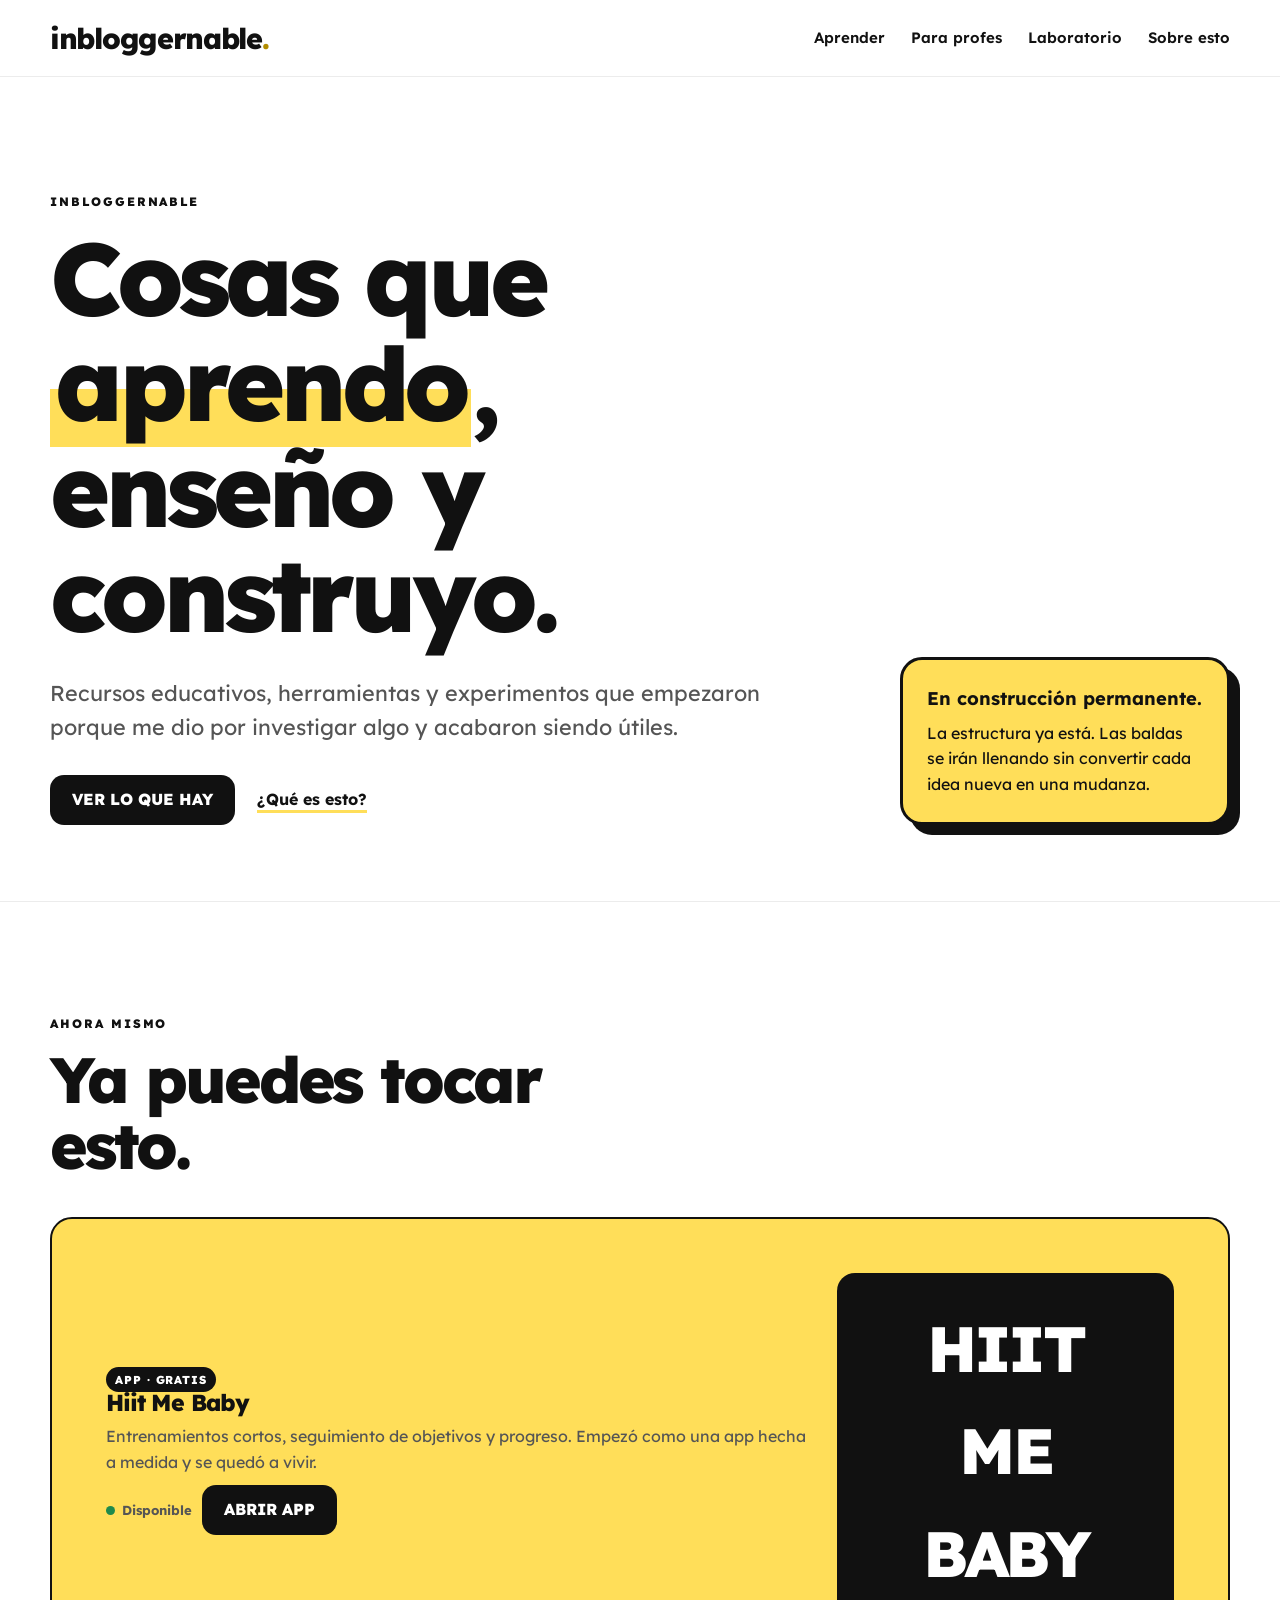
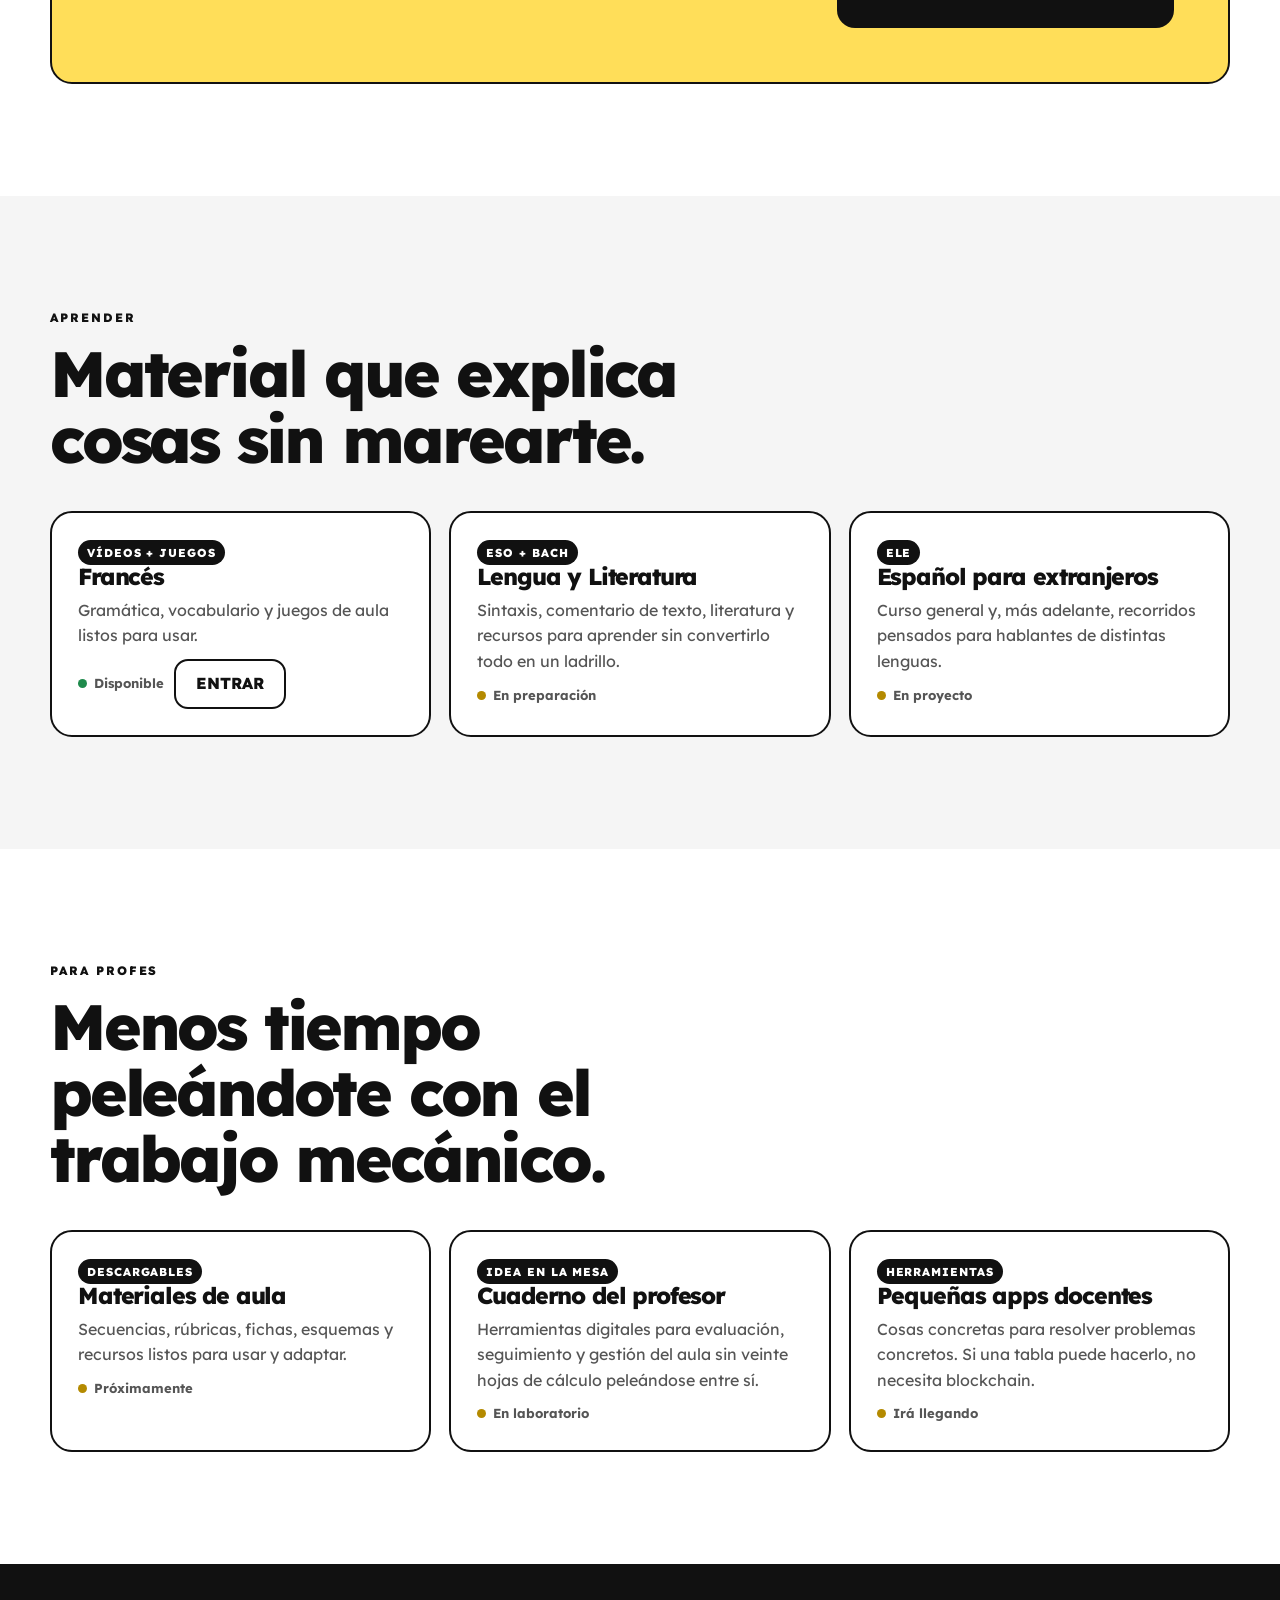
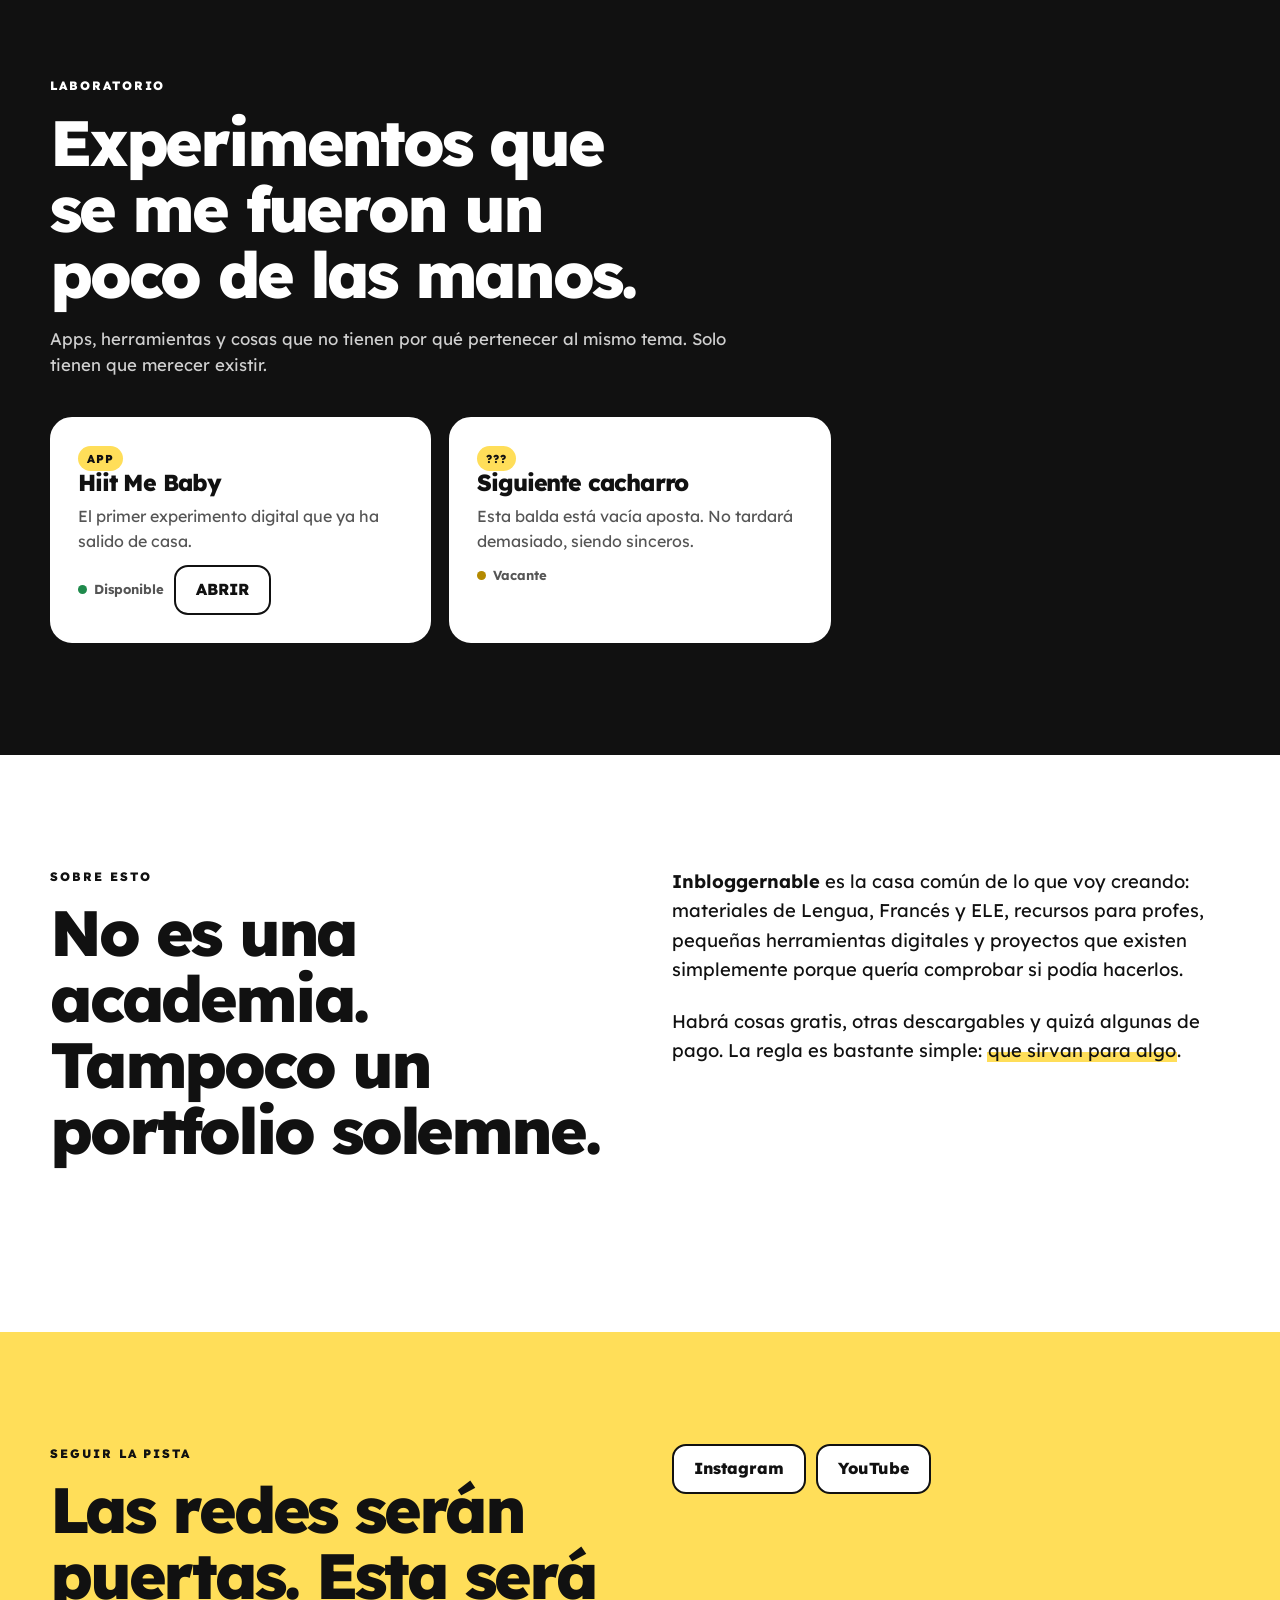
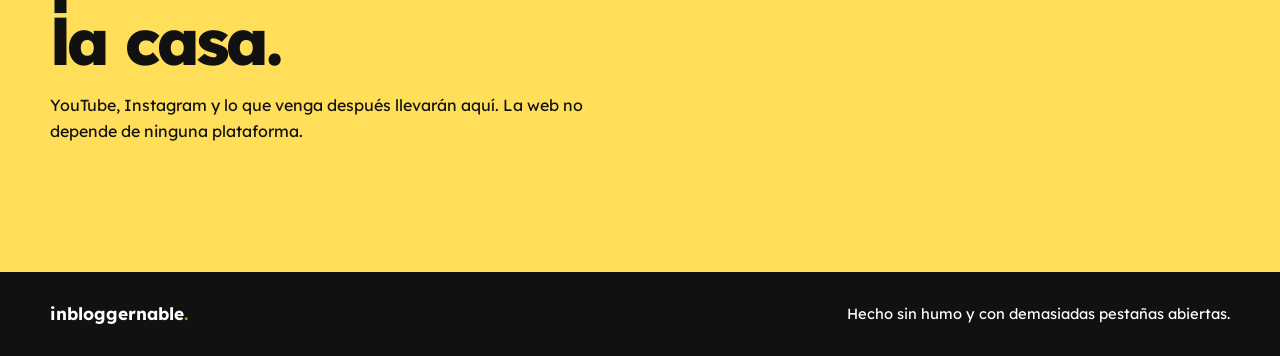
<file: index.html>
<!doctype html>
<html lang="es">
<head>
  <meta charset="utf-8">
  <meta name="viewport" content="width=device-width,initial-scale=1">
  <meta name="description" content="Inbloggernable: recursos educativos, materiales para profes y experimentos digitales.">
  <meta name="theme-color" content="#FFDE59">
  <title>inbloggernable</title>
  <link rel="preconnect" href="https://fonts.googleapis.com">
  <link rel="preconnect" href="https://fonts.gstatic.com" crossorigin>
  <link href="https://fonts.googleapis.com/css2?family=Lexend:wght@400;500;600;700;800&display=swap" rel="stylesheet">
  <link rel="icon" href="favicon.svg" type="image/svg+xml">
  <link rel="stylesheet" href="styles.css">
</head>
<body>
  <a class="skip-link" href="#contenido">Saltar al contenido</a>

  <header class="site-header">
    <div class="shell header-inner">
      <a class="wordmark" href="#inicio" aria-label="inbloggernable, inicio">inbloggernable<span class="brand-dot">.</span></a>
      <button class="menu-button" id="menuButton" type="button" aria-expanded="false" aria-controls="siteNav">MENÚ</button>
      <nav class="site-nav" id="siteNav" aria-label="Navegación principal">
        <a href="#aprender">Aprender</a>
        <a href="#profes">Para profes</a>
        <a href="#laboratorio">Laboratorio</a>
        <a href="#sobre">Sobre esto</a>
      </nav>
    </div>
  </header>

  <main id="contenido">
    <section class="hero" id="inicio">
      <div class="shell hero-grid">
        <div>
          <p class="eyebrow">INBLOGGERNABLE</p>
          <h1>Cosas que <mark>aprendo</mark>, enseño y construyo.</h1>
          <p class="hero-copy">Recursos educativos, herramientas y experimentos que empezaron porque me dio por investigar algo y acabaron siendo útiles.</p>
          <div class="hero-actions">
            <a class="button button-dark" href="#destacados">VER LO QUE HAY</a>
            <a class="text-link" href="#sobre">¿Qué es esto?</a>
          </div>
        </div>
        <aside class="hero-note" aria-label="Nota">
          <strong>En construcción permanente.</strong>
          <p>La estructura ya está. Las baldas se irán llenando sin convertir cada idea nueva en una mudanza.</p>
        </aside>
      </div>
    </section>

    <section class="section" id="destacados">
      <div class="shell">
        <div class="section-heading"><p class="eyebrow">AHORA MISMO</p><h2>Ya puedes tocar esto.</h2></div>
        <div class="cards cards-featured" id="featuredProjects"></div>
      </div>
    </section>

    <section class="section section-soft" id="aprender">
      <div class="shell">
        <div class="section-heading"><p class="eyebrow">APRENDER</p><h2>Material que explica cosas sin marearte.</h2></div>
        <div class="cards" id="learningProjects"></div>
      </div>
    </section>

    <section class="section" id="profes">
      <div class="shell">
        <div class="section-heading"><p class="eyebrow">PARA PROFES</p><h2>Menos tiempo peleándote con el trabajo mecánico.</h2></div>
        <div class="cards" id="teacherProjects"></div>
      </div>
    </section>

    <section class="section section-dark" id="laboratorio">
      <div class="shell">
        <div class="section-heading">
          <p class="eyebrow">LABORATORIO</p>
          <h2>Experimentos que se me fueron un poco de las manos.</h2>
          <p>Apps, herramientas y cosas que no tienen por qué pertenecer al mismo tema. Solo tienen que merecer existir.</p>
        </div>
        <div class="cards" id="labProjects"></div>
      </div>
    </section>

    <section class="section" id="sobre">
      <div class="shell about-grid">
        <div class="section-heading"><p class="eyebrow">SOBRE ESTO</p><h2>No es una academia. Tampoco un portfolio solemne.</h2></div>
        <div class="about-copy">
          <p><strong>Inbloggernable</strong> es la casa común de lo que voy creando: materiales de Lengua, Francés y ELE, recursos para profes, pequeñas herramientas digitales y proyectos que existen simplemente porque quería comprobar si podía hacerlos.</p>
          <p>Habrá cosas gratis, otras descargables y quizá algunas de pago. La regla es bastante simple: <mark>que sirvan para algo</mark>.</p>
        </div>
      </div>
    </section>

    <section class="section section-yellow" id="seguir">
      <div class="shell follow-grid">
        <div>
          <p class="eyebrow">SEGUIR LA PISTA</p>
          <h2>Las redes serán puertas. Esta será la casa.</h2>
          <p>YouTube, Instagram y lo que venga después llevarán aquí. La web no depende de ninguna plataforma.</p>
        </div>
        <div class="social-placeholder" id="socialLinks" aria-live="polite"></div>
      </div>
    </section>
  </main>

  <footer class="site-footer">
    <div class="shell footer-inner">
      <strong>inbloggernable<span class="brand-dot">.</span></strong>
      <span>Hecho sin humo y con demasiadas pestañas abiertas.</span>
    </div>
  </footer>

  <script src="content.js"></script>
  <script src="app.js"></script>
</body>
</html>
</file>
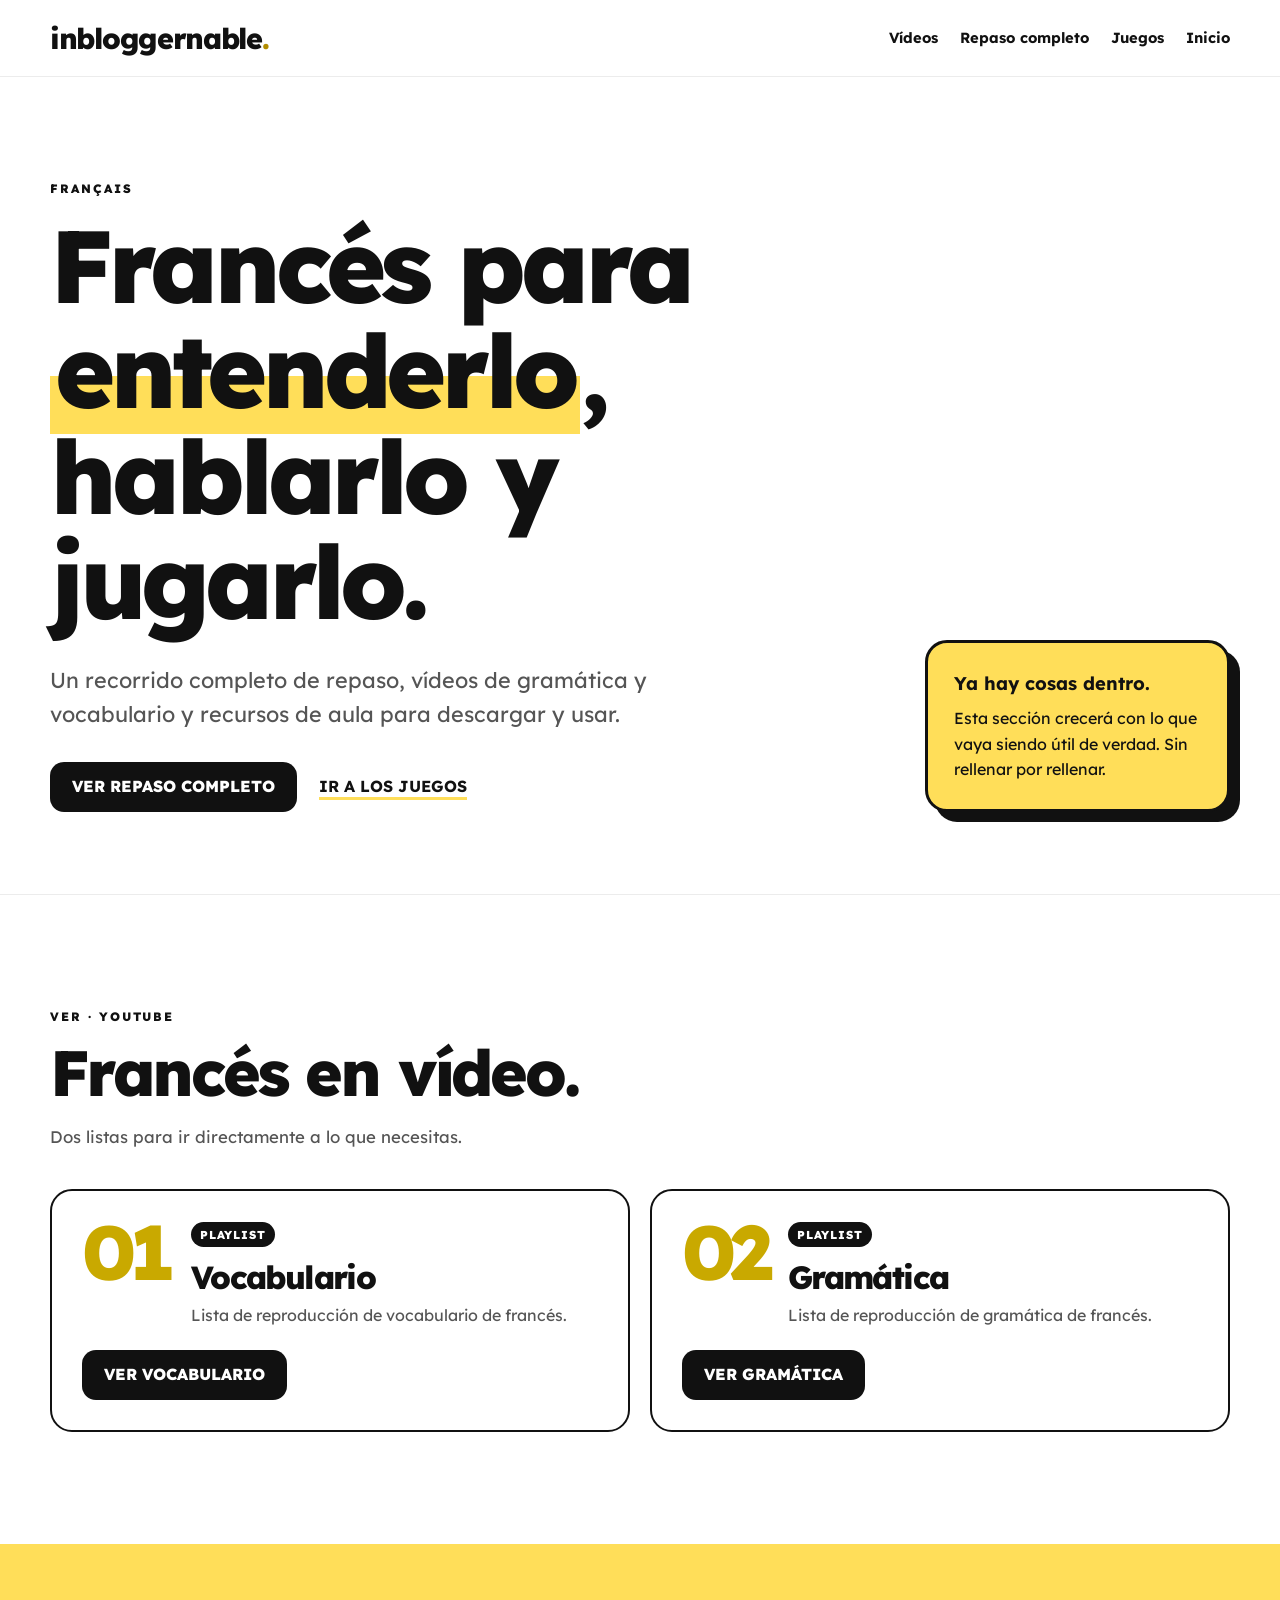
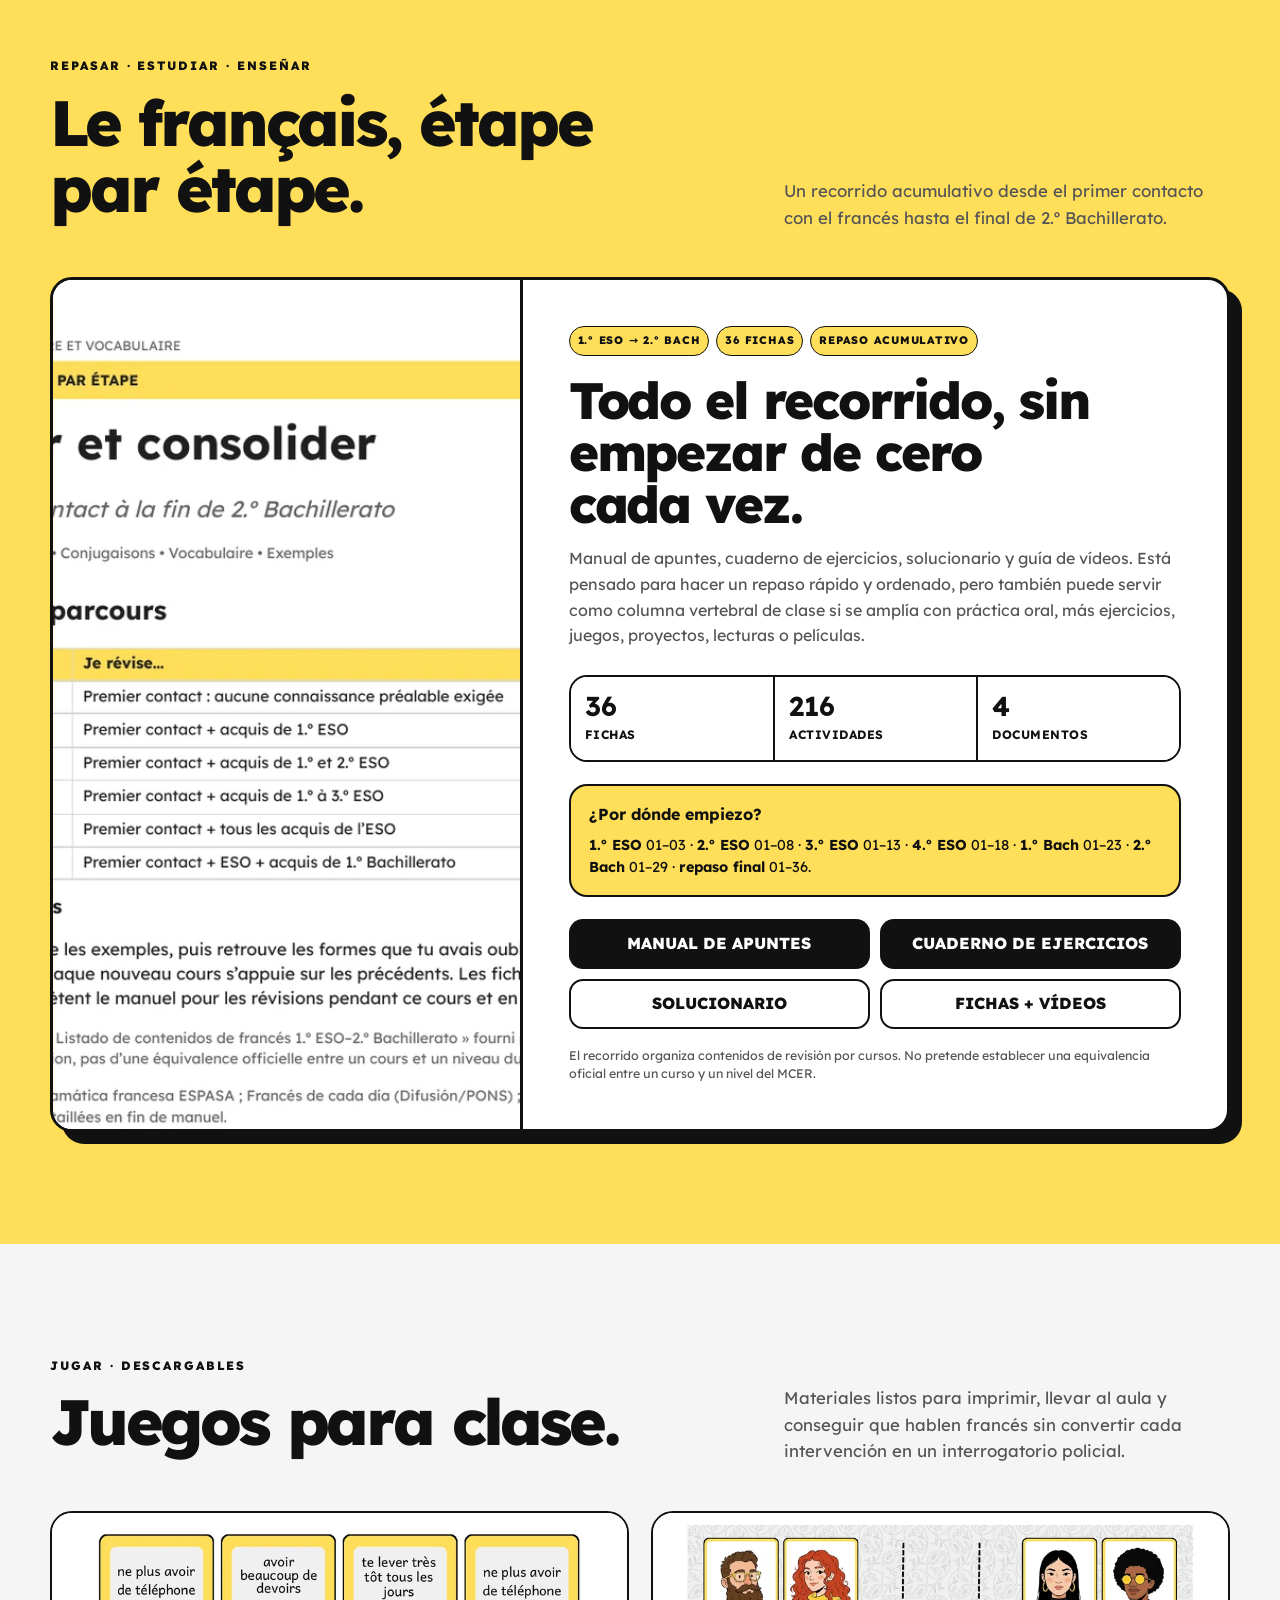
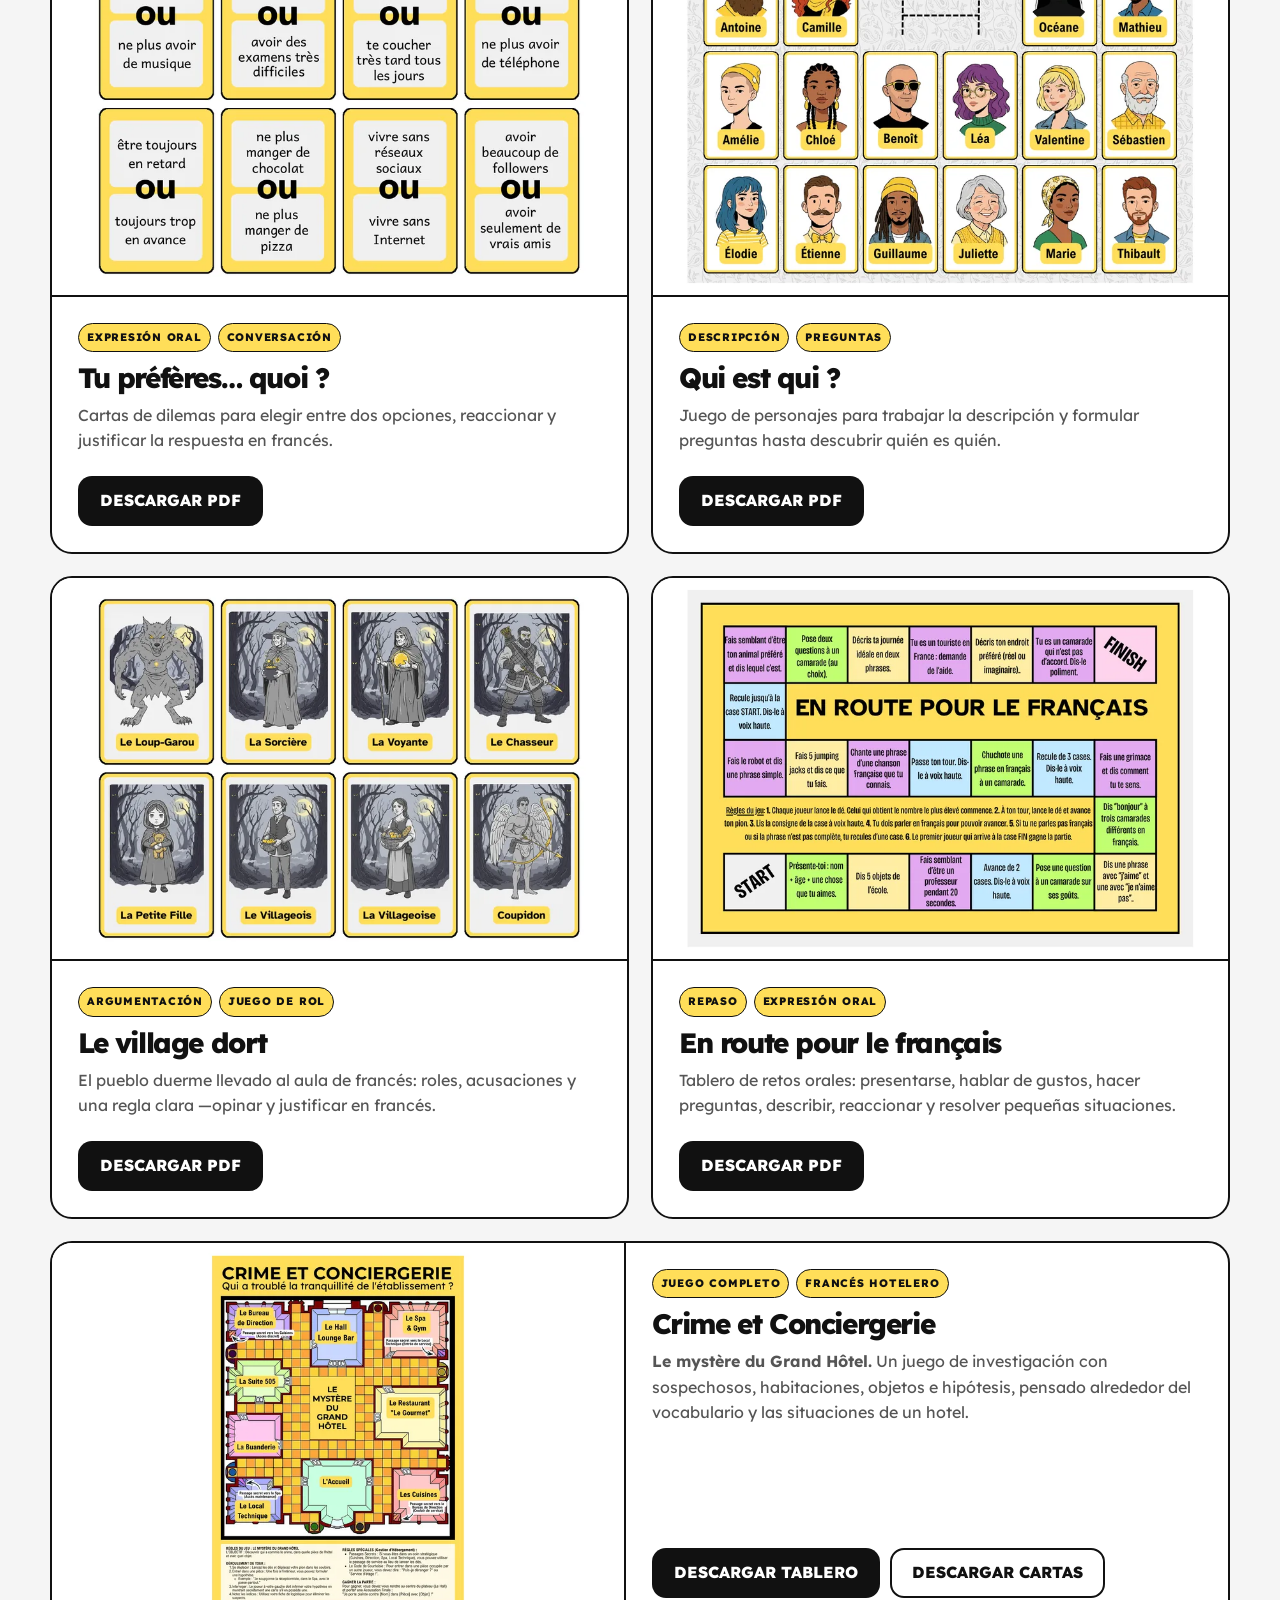
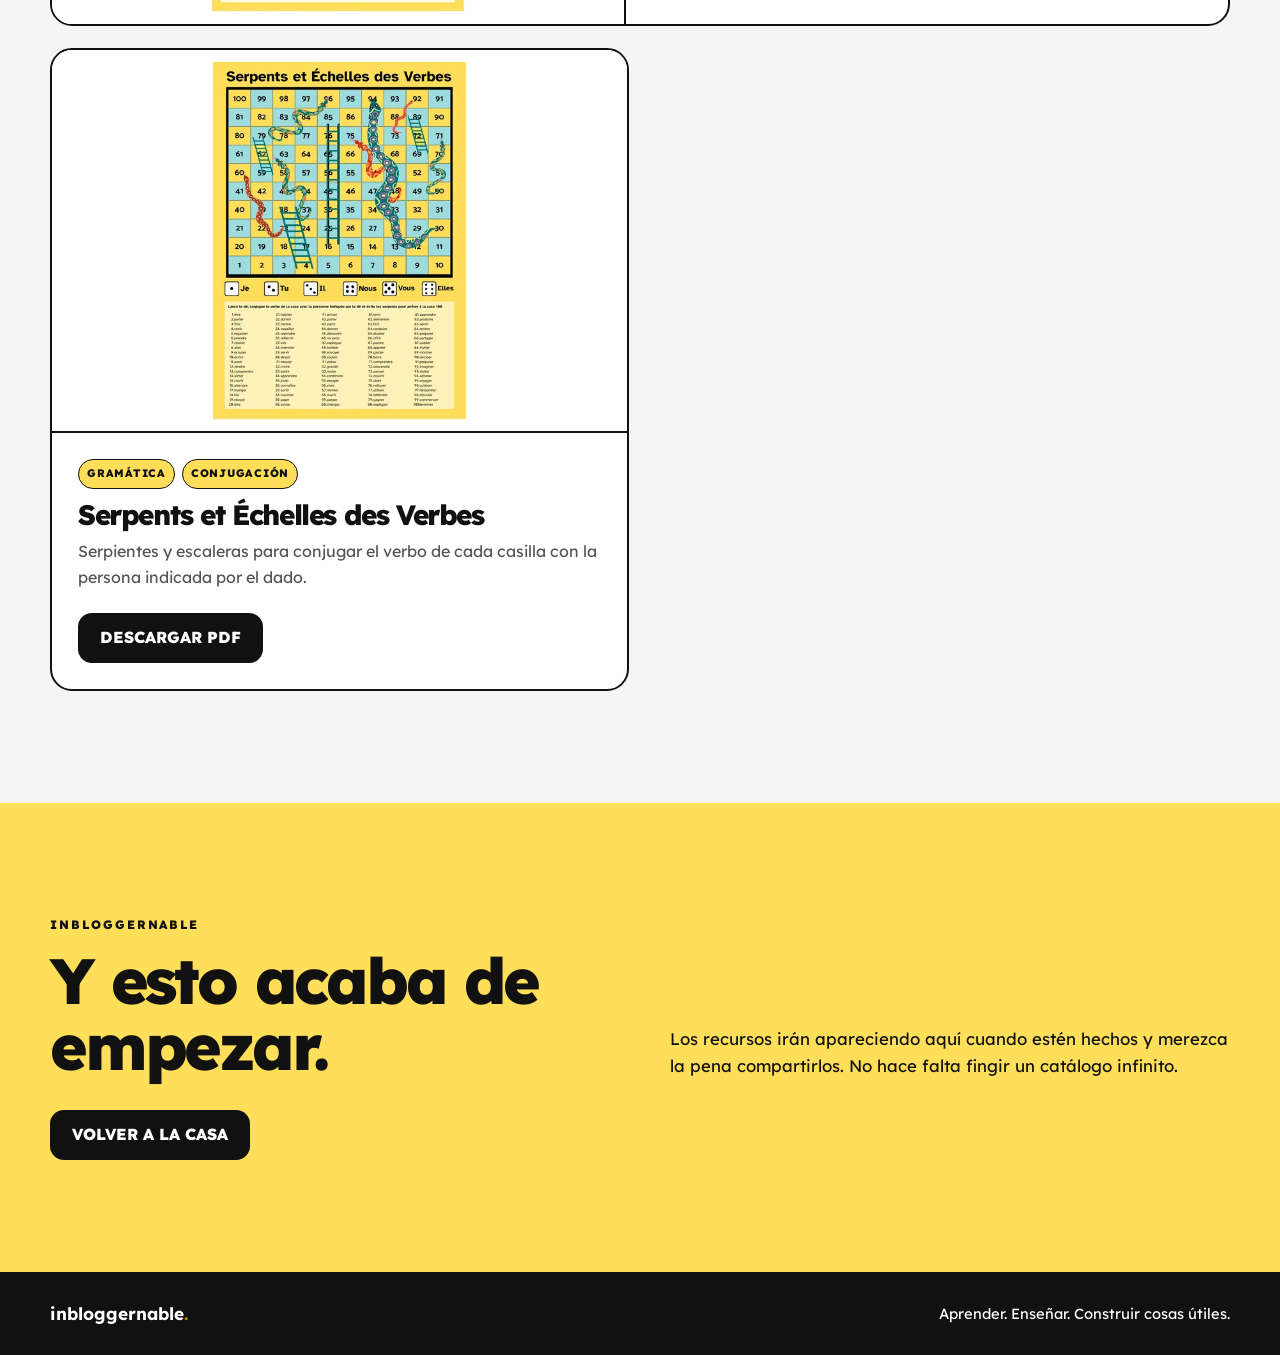
<file: frances.html>
<!doctype html>
<html lang="es">
<head>
  <meta charset="utf-8">
  <meta name="viewport" content="width=device-width,initial-scale=1">
  <meta name="description" content="Francés en Inbloggernable: repaso completo de 1.º ESO a 2.º Bachillerato, vídeos de gramática y vocabulario y juegos descargables para clase.">
  <meta name="theme-color" content="#FFDE59">
  <title>Francés · inbloggernable</title>
  <link rel="preconnect" href="https://fonts.googleapis.com">
  <link rel="preconnect" href="https://fonts.gstatic.com" crossorigin>
  <link href="https://fonts.googleapis.com/css2?family=Lexend:wght@400;500;600;700;800&display=swap" rel="stylesheet">
  <link rel="icon" href="favicon.svg" type="image/svg+xml">
  <link rel="stylesheet" href="styles.css">
  <link rel="stylesheet" href="frances.css">
</head>
<body>
  <a class="skip-link" href="#contenido">Saltar al contenido</a>

  <header class="site-header">
    <div class="shell header-inner">
      <a class="wordmark" href="index.html" aria-label="inbloggernable, inicio">inbloggernable<span class="brand-dot">.</span></a>
      <nav class="mini-nav" aria-label="Navegación de Francés">
        <a href="#videos">Vídeos</a>
        <a href="#repaso">Repaso completo</a>
        <a href="#juegos">Juegos</a>
        <a href="index.html">Inicio</a>
      </nav>
    </div>
  </header>

  <main id="contenido">
    <section class="fr-hero">
      <div class="shell fr-hero-grid">
        <div>
          <p class="eyebrow">FRANÇAIS</p>
          <h1>Francés para <mark>entenderlo</mark>, hablarlo y jugarlo.</h1>
          <p class="hero-copy">Un recorrido completo de repaso, vídeos de gramática y vocabulario y recursos de aula para descargar y usar.</p>
          <div class="hero-actions">
            <a class="button button-dark" href="#repaso">VER REPASO COMPLETO</a>
            <a class="text-link" href="#juegos">IR A LOS JUEGOS</a>
          </div>
        </div>
        <aside class="fr-note">
          <strong>Ya hay cosas dentro.</strong>
          <p>Esta sección crecerá con lo que vaya siendo útil de verdad. Sin rellenar por rellenar.</p>
        </aside>
      </div>
    </section>

    <section class="section" id="videos">
      <div class="shell">
        <div class="section-heading">
          <p class="eyebrow">VER · YOUTUBE</p>
          <h2>Francés en vídeo.</h2>
          <p>Dos listas para ir directamente a lo que necesitas.</p>
        </div>
        <div class="video-grid">
          <article class="video-card">
            <div class="video-number">01</div>
            <div>
              <span class="card-label">PLAYLIST</span>
              <h3>Vocabulario</h3>
              <p>Lista de reproducción de vocabulario de francés.</p>
            </div>
            <a class="button button-dark" href="https://www.youtube.com/playlist?list=PLcbbwspJ2ZAs" target="_blank" rel="noopener">VER VOCABULARIO</a>
          </article>
          <article class="video-card">
            <div class="video-number">02</div>
            <div>
              <span class="card-label">PLAYLIST</span>
              <h3>Gramática</h3>
              <p>Lista de reproducción de gramática de francés.</p>
            </div>
            <a class="button button-dark" href="https://www.youtube.com/playlist?list=PLSteq3QFy-Dc" target="_blank" rel="noopener">VER GRAMÁTICA</a>
          </article>
        </div>
      </div>
    </section>

    <section class="section section-yellow" id="repaso">
      <div class="shell">
        <div class="section-heading review-heading">
          <div>
            <p class="eyebrow">REPASAR · ESTUDIAR · ENSEÑAR</p>
            <h2>Le français, étape par étape.</h2>
          </div>
          <p>Un recorrido acumulativo desde el primer contacto con el francés hasta el final de 2.º Bachillerato.</p>
        </div>

        <article class="review-pack">
          <div class="review-visual">
            <img src="francais-etape-par-etape.webp" alt="Portada de Le français, étape par étape: Réviser et consolider" loading="lazy">
          </div>
          <div class="review-body">
            <div class="resource-tags"><span>1.º ESO → 2.º BACH</span><span>36 FICHAS</span><span>REPASO ACUMULATIVO</span></div>
            <h3>Todo el recorrido, sin empezar de cero cada vez.</h3>
            <p>Manual de apuntes, cuaderno de ejercicios, solucionario y guía de vídeos. Está pensado para hacer un repaso rápido y ordenado, pero también puede servir como columna vertebral de clase si se amplía con práctica oral, más ejercicios, juegos, proyectos, lecturas o películas.</p>

            <div class="review-stats" aria-label="Datos del recurso">
              <div><strong>36</strong><span>fichas</span></div>
              <div><strong>216</strong><span>actividades</span></div>
              <div><strong>4</strong><span>documentos</span></div>
            </div>

            <div class="review-path">
              <strong>¿Por dónde empiezo?</strong>
              <p><b>1.º ESO</b> 01–03 · <b>2.º ESO</b> 01–08 · <b>3.º ESO</b> 01–13 · <b>4.º ESO</b> 01–18 · <b>1.º Bach</b> 01–23 · <b>2.º Bach</b> 01–29 · <b>repaso final</b> 01–36.</p>
            </div>

            <div class="download-grid">
              <a class="button button-dark" href="francais-etape-par-etape-manuel.pdf" download>MANUAL DE APUNTES</a>
              <a class="button button-dark" href="francais-etape-par-etape-exercices.pdf" download>CUADERNO DE EJERCICIOS</a>
              <a class="button button-outline" href="francais-etape-par-etape-corriges.pdf" download>SOLUCIONARIO</a>
              <a class="button button-outline" href="francais-etape-par-etape-videos.pdf" download>FICHAS + VÍDEOS</a>
            </div>

            <p class="review-note">El recorrido organiza contenidos de revisión por cursos. No pretende establecer una equivalencia oficial entre un curso y un nivel del MCER.</p>
          </div>
        </article>
      </div>
    </section>

    <section class="section section-soft" id="juegos">
      <div class="shell">
        <div class="section-heading games-heading">
          <div>
            <p class="eyebrow">JUGAR · DESCARGABLES</p>
            <h2>Juegos para clase.</h2>
          </div>
          <p>Materiales listos para imprimir, llevar al aula y conseguir que hablen francés sin convertir cada intervención en un interrogatorio policial.</p>
        </div>

        <div class="resource-grid">
          <article class="resource-card">
            <img src="tu-preferes.webp" alt="Cartas amarillas del juego Tu préfères… quoi ?" loading="lazy">
            <div class="resource-body">
              <div class="resource-tags"><span>EXPRESIÓN ORAL</span><span>CONVERSACIÓN</span></div>
              <h3>Tu préfères… quoi ?</h3>
              <p>Cartas de dilemas para elegir entre dos opciones, reaccionar y justificar la respuesta en francés.</p>
              <a class="button button-dark" href="tu-preferes-quoi.pdf" download>DESCARGAR PDF</a>
            </div>
          </article>

          <article class="resource-card">
            <img src="qui-est-qui.webp" alt="Personajes ilustrados del juego Qui est qui ?" loading="lazy">
            <div class="resource-body">
              <div class="resource-tags"><span>DESCRIPCIÓN</span><span>PREGUNTAS</span></div>
              <h3>Qui est qui ?</h3>
              <p>Juego de personajes para trabajar la descripción y formular preguntas hasta descubrir quién es quién.</p>
              <a class="button button-dark" href="qui-est-qui.pdf" download>DESCARGAR PDF</a>
            </div>
          </article>

          <article class="resource-card">
            <img src="le-village-dort.webp" alt="Cartas de personajes de Le village dort" loading="lazy">
            <div class="resource-body">
              <div class="resource-tags"><span>ARGUMENTACIÓN</span><span>JUEGO DE ROL</span></div>
              <h3>Le village dort</h3>
              <p>El pueblo duerme llevado al aula de francés: roles, acusaciones y una regla clara —opinar y justificar en francés.</p>
              <a class="button button-dark" href="le-village-dort.pdf" download>DESCARGAR PDF</a>
            </div>
          </article>

          <article class="resource-card">
            <img src="en-route.webp" alt="Tablero En route pour le français" loading="lazy">
            <div class="resource-body">
              <div class="resource-tags"><span>REPASO</span><span>EXPRESIÓN ORAL</span></div>
              <h3>En route pour le français</h3>
              <p>Tablero de retos orales: presentarse, hablar de gustos, hacer preguntas, describir, reaccionar y resolver pequeñas situaciones.</p>
              <a class="button button-dark" href="en-route-pour-le-francais.pdf" download>DESCARGAR PDF</a>
            </div>
          </article>

          <article class="resource-card resource-card-wide">
            <img src="crime-conciergerie.webp" alt="Tablero del juego Crime et Conciergerie, Le mystère du Grand Hôtel" loading="lazy">
            <div class="resource-body">
              <div class="resource-tags"><span>JUEGO COMPLETO</span><span>FRANCÉS HOTELERO</span></div>
              <h3>Crime et Conciergerie</h3>
              <p><strong>Le mystère du Grand Hôtel.</strong> Un juego de investigación con sospechosos, habitaciones, objetos e hipótesis, pensado alrededor del vocabulario y las situaciones de un hotel.</p>
              <div class="download-row">
                <a class="button button-dark" href="crime-et-conciergerie-plateau.pdf" download>DESCARGAR TABLERO</a>
                <a class="button button-outline" href="crime-et-conciergerie-cartes.pdf" download>DESCARGAR CARTAS</a>
              </div>
            </div>
          </article>

          <article class="resource-card">
            <img src="serpents-verbes.webp" alt="Tablero Serpents et Échelles des Verbes" loading="lazy">
            <div class="resource-body">
              <div class="resource-tags"><span>GRAMÁTICA</span><span>CONJUGACIÓN</span></div>
              <h3>Serpents et Échelles des Verbes</h3>
              <p>Serpientes y escaleras para conjugar el verbo de cada casilla con la persona indicada por el dado.</p>
              <a class="button button-dark" href="serpents-et-echelles-des-verbes.pdf" download>DESCARGAR PDF</a>
            </div>
          </article>
        </div>
      </div>
    </section>

    <section class="section section-yellow">
      <div class="shell closer">
        <div>
          <p class="eyebrow">INBLOGGERNABLE</p>
          <h2>Y esto acaba de empezar.</h2>
        </div>
        <p>Los recursos irán apareciendo aquí cuando estén hechos y merezca la pena compartirlos. No hace falta fingir un catálogo infinito.</p>
        <a class="button button-dark" href="index.html">VOLVER A LA CASA</a>
      </div>
    </section>
  </main>

  <footer class="site-footer">
    <div class="shell footer-inner">
      <strong>inbloggernable<span class="brand-dot">.</span></strong>
      <span>Aprender. Enseñar. Construir cosas útiles.</span>
    </div>
  </footer>
</body>
</html>
</file>
<file: styles.css>
:root{--yellow:#FFDE59;--black:#111;--grey-900:#242424;--grey-700:#555;--grey-300:#d7d7d7;--grey-150:#ececec;--grey-100:#f5f5f5;--white:#fff;--radius:22px;--shell:1180px}*{box-sizing:border-box}html{scroll-behavior:smooth}body{margin:0;font-family:"Lexend",system-ui,-apple-system,BlinkMacSystemFont,"Segoe UI",sans-serif;color:var(--black);background:var(--white);font-weight:400;line-height:1.6}a{color:inherit}button,input,textarea,select{font:inherit}mark{background:linear-gradient(transparent 55%,var(--yellow) 55%);color:inherit;padding:0 .05em}:focus-visible{outline:4px solid var(--yellow);outline-offset:4px}.skip-link{position:absolute;left:16px;top:-80px;z-index:1000;background:var(--black);color:var(--white);padding:12px 16px;border-radius:10px}.skip-link:focus{top:16px}.shell{width:min(calc(100% - 36px),var(--shell));margin-inline:auto}.site-header{position:sticky;top:0;z-index:100;background:rgba(255,255,255,.94);backdrop-filter:blur(14px);border-bottom:1px solid var(--grey-150)}.header-inner{min-height:76px;display:flex;align-items:center;justify-content:space-between;gap:24px}.wordmark{text-decoration:none;font-size:clamp(1.3rem,2.4vw,1.8rem);font-weight:800;letter-spacing:-.045em}.brand-dot{color:#b28d00}.site-nav{display:flex;gap:26px;align-items:center}.site-nav a{text-decoration:none;font-weight:600;font-size:.94rem;text-underline-offset:6px;text-decoration-thickness:3px}.site-nav a:hover{text-decoration:underline;text-decoration-color:var(--yellow)}.menu-button{display:none;border:2px solid var(--black);background:var(--white);color:var(--black);border-radius:12px;padding:8px 12px;font-weight:800}.hero{padding:clamp(64px,9vw,118px) 0 76px;border-bottom:1px solid var(--grey-150)}.hero-grid{display:grid;grid-template-columns:minmax(0,1.55fr) minmax(270px,.65fr);gap:64px;align-items:end}.eyebrow{margin:0 0 14px;font-size:.76rem;font-weight:800;letter-spacing:.16em}h1,h2,h3{line-height:1.03;letter-spacing:-.05em;margin-top:0}h1{font-size:clamp(3.2rem,8vw,7.2rem);margin-bottom:28px;max-width:12ch;font-weight:800}h2{font-size:clamp(2.3rem,5vw,4.6rem);margin-bottom:18px;max-width:14ch;font-weight:800}h3{font-size:1.45rem;margin-bottom:9px;font-weight:800}.hero-copy{max-width:720px;font-size:clamp(1.05rem,2vw,1.35rem);color:var(--grey-700);margin:0 0 30px}.hero-actions{display:flex;align-items:center;gap:22px;flex-wrap:wrap}.button{display:inline-flex;min-height:50px;align-items:center;justify-content:center;padding:0 20px;border-radius:14px;text-decoration:none;font-weight:800;border:2px solid transparent}.button-dark{background:var(--black);color:var(--white)}.button-dark:hover{background:var(--grey-900)}.button-outline{border-color:currentColor;background:transparent}.text-link{font-weight:700;text-decoration-thickness:3px;text-decoration-color:var(--yellow);text-underline-offset:5px}.hero-note{border:3px solid var(--black);border-radius:var(--radius);padding:24px;background:var(--yellow);box-shadow:10px 10px 0 var(--black)}.hero-note strong{font-size:1.15rem}.hero-note p{margin:7px 0 0}.section{padding:clamp(72px,9vw,112px) 0}.section-soft{background:var(--grey-100)}.section-dark{background:var(--black);color:var(--white)}.section-dark .section-heading p:not(.eyebrow){color:#cfcfcf}.section-yellow{background:var(--yellow)}.section-heading{margin-bottom:38px}.section-heading>p:not(.eyebrow){max-width:680px;font-size:1.05rem;color:var(--grey-700)}.cards{display:grid;grid-template-columns:repeat(3,minmax(0,1fr));gap:18px}.cards-featured{grid-template-columns:minmax(0,1fr)}.card{min-height:100%;padding:26px;border:2px solid var(--black);border-radius:var(--radius);background:var(--white);color:var(--black);display:flex;flex-direction:column;gap:12px}.card.featured{display:grid;grid-template-columns:minmax(0,1.35fr) minmax(230px,.65fr);gap:30px;align-items:center;padding:clamp(28px,5vw,54px);background:var(--yellow)}.card-label{width:max-content;padding:5px 9px;border-radius:999px;background:var(--black);color:var(--white);font-size:.72rem;font-weight:800;letter-spacing:.08em}.card p{margin:0;color:var(--grey-700)}.card-actions{margin-top:auto;padding-top:10px;display:flex;gap:10px;flex-wrap:wrap;align-items:center}.card-status{display:inline-flex;align-items:center;gap:7px;font-size:.82rem;font-weight:700;color:var(--grey-700)}.card-status::before{content:"";width:9px;height:9px;border-radius:50%;background:var(--grey-300)}.card-status.live::before{background:#1f8a4c}.card-status.soon::before{background:#b48a00}.card-visual{min-height:220px;border-radius:18px;background:var(--black);color:var(--white);display:flex;align-items:center;justify-content:center;padding:24px;text-align:center;font-weight:800;font-size:clamp(1.8rem,5vw,4rem);letter-spacing:-.05em}.section-dark .card{border-color:var(--white)}.section-dark .card .card-label{background:var(--yellow);color:var(--black)}.about-grid,.follow-grid{display:grid;grid-template-columns:1fr 1fr;gap:64px;align-items:start}.about-copy{font-size:1.15rem}.about-copy p{margin-top:0;margin-bottom:22px}.social-placeholder{display:flex;gap:10px;flex-wrap:wrap;justify-content:flex-start}.social-placeholder .button{background:var(--white)}.site-footer{padding:28px 0;background:var(--black);color:var(--white)}.footer-inner{display:flex;justify-content:space-between;gap:20px;align-items:center;font-size:.92rem}.footer-inner strong{font-size:1.08rem}.muted{color:var(--grey-700)}@media(max-width:840px){.hero-grid,.about-grid,.follow-grid,.card.featured{grid-template-columns:1fr}.cards{grid-template-columns:1fr 1fr}.hero-note{max-width:560px}}@media(max-width:650px){.header-inner{min-height:66px}.menu-button{display:block}.site-nav{display:none;position:absolute;top:66px;left:0;right:0;background:var(--white);border-bottom:2px solid var(--black);padding:18px;flex-direction:column;align-items:stretch;gap:4px}.site-nav.open{display:flex}.site-nav a{padding:11px 0}.cards{grid-template-columns:1fr}h1{font-size:clamp(3rem,15vw,5rem)}.footer-inner{align-items:flex-start;flex-direction:column}}@media(prefers-reduced-motion:reduce){html{scroll-behavior:auto}*{animation-duration:.01ms!important;animation-iteration-count:1!important;transition-duration:.01ms!important}}
</file>
<file: frances.css>
.mini-nav{display:flex;gap:22px;align-items:center}.mini-nav a{text-decoration:none;font-weight:700;font-size:.92rem;text-underline-offset:5px}.mini-nav a:hover{text-decoration:underline;text-decoration-thickness:3px;text-decoration-color:var(--yellow)}
.fr-hero{padding:clamp(64px,8vw,108px) 0 82px;border-bottom:1px solid var(--grey-150)}.fr-hero-grid{display:grid;grid-template-columns:minmax(0,1.45fr) minmax(260px,.55fr);gap:72px;align-items:end}.fr-note{border:3px solid var(--black);border-radius:var(--radius);padding:26px;background:var(--yellow);box-shadow:10px 10px 0 var(--black)}.fr-note strong{font-size:1.15rem}.fr-note p{margin:8px 0 0}.fr-hero h1{max-width:13ch}
.video-grid{display:grid;grid-template-columns:1fr 1fr;gap:20px}.video-card{border:2px solid var(--black);border-radius:var(--radius);padding:30px;background:var(--white);display:grid;grid-template-columns:auto 1fr;gap:22px;align-items:start}.video-card .button{grid-column:1/-1;width:max-content}.video-number{font-size:clamp(3rem,6vw,5.8rem);font-weight:800;line-height:.8;letter-spacing:-.08em;color:#c9a900}.video-card h3{font-size:2rem;margin-top:14px}.video-card p{color:var(--grey-700);margin:0}
.review-heading{display:grid;grid-template-columns:1fr minmax(280px,.65fr);gap:48px;align-items:end}.review-heading>p{margin:0 0 8px}.review-pack{border:3px solid var(--black);border-radius:var(--radius);background:var(--white);overflow:hidden;display:grid;grid-template-columns:minmax(280px,.8fr) minmax(0,1.2fr);box-shadow:12px 12px 0 var(--black)}.review-visual{background:#fff8df;border-right:3px solid var(--black);min-height:100%}.review-visual img{display:block;width:100%;height:100%;object-fit:cover}.review-body{padding:clamp(26px,4vw,46px);display:flex;flex-direction:column;align-items:flex-start}.review-body h3{font-size:clamp(2rem,4vw,3.2rem);line-height:1.02;letter-spacing:-.04em;margin:18px 0 16px;max-width:15ch}.review-body>p{color:var(--grey-700);margin:0 0 24px}.review-stats{display:grid;grid-template-columns:repeat(3,1fr);width:100%;border:2px solid var(--black);border-radius:calc(var(--radius) - 4px);overflow:hidden;margin:2px 0 22px}.review-stats div{padding:16px 14px;background:#fff}.review-stats div+div{border-left:2px solid var(--black)}.review-stats strong{display:block;font-size:1.7rem;line-height:1}.review-stats span{display:block;margin-top:5px;font-size:.76rem;font-weight:700;text-transform:uppercase;letter-spacing:.04em}.review-path{background:var(--yellow);border:2px solid var(--black);border-radius:calc(var(--radius) - 4px);padding:16px 18px;margin-bottom:22px;width:100%}.review-path strong{font-size:1rem}.review-path p{margin:6px 0 0;font-size:.9rem;line-height:1.55}.download-grid{display:grid;grid-template-columns:repeat(2,minmax(0,1fr));gap:10px;width:100%;margin-top:auto}.download-grid .button{width:100%;text-align:center;justify-content:center}.review-note{font-size:.78rem!important;line-height:1.45;margin:18px 0 0!important;color:var(--grey-700)}
.games-heading{display:grid;grid-template-columns:1fr minmax(280px,.65fr);gap:48px;align-items:end}.games-heading>p{margin:0 0 8px;color:var(--grey-700)}.resource-grid{display:grid;grid-template-columns:repeat(2,minmax(0,1fr));gap:22px}.resource-card{overflow:hidden;border:2px solid var(--black);border-radius:var(--radius);background:var(--white);display:flex;flex-direction:column}.resource-card img{width:100%;aspect-ratio:3/2;object-fit:cover;border-bottom:2px solid var(--black);background:var(--white)}.resource-body{padding:26px;display:flex;flex-direction:column;align-items:flex-start;flex:1}.resource-body h3{font-size:1.75rem;margin:12px 0 10px}.resource-body p{margin:0 0 22px;color:var(--grey-700)}.resource-body .button{margin-top:auto}.resource-tags{display:flex;gap:7px;flex-wrap:wrap}.resource-tags span{font-size:.68rem;font-weight:800;letter-spacing:.07em;padding:5px 8px;border-radius:999px;background:var(--yellow);border:1.5px solid var(--black)}.resource-card-wide{grid-column:1/-1;display:grid;grid-template-columns:minmax(0,1fr) minmax(0,1.05fr)}.resource-card-wide img{height:100%;aspect-ratio:auto;border-bottom:0;border-right:2px solid var(--black)}.download-row{display:flex;flex-wrap:wrap;gap:10px;margin-top:auto}.download-row .button{margin-top:0}.closer{display:grid;grid-template-columns:1fr 1fr;gap:30px 60px;align-items:end}.closer h2{margin-bottom:0}.closer>p{margin:0;font-size:1.05rem}.closer>.button{width:max-content}
@media(max-width:840px){.fr-hero-grid,.review-heading,.games-heading,.closer{grid-template-columns:1fr}.video-grid{grid-template-columns:1fr}.review-pack{grid-template-columns:1fr}.review-visual{border-right:0;border-bottom:3px solid var(--black);max-height:440px}.review-visual img{aspect-ratio:3/2}.resource-card-wide{grid-template-columns:1fr}.resource-card-wide img{aspect-ratio:3/2;height:auto;border-right:0;border-bottom:2px solid var(--black)}}
@media(max-width:650px){.mini-nav{gap:12px}.mini-nav a:not(:last-child){display:none}.download-grid,.review-stats{grid-template-columns:1fr}.review-stats div+div{border-left:0;border-top:2px solid var(--black)}.resource-grid{grid-template-columns:1fr}.resource-card-wide{grid-column:auto}.video-card{grid-template-columns:1fr}.video-card .button{width:100%}.resource-body{padding:22px}.download-row{width:100%}.download-row .button{width:100%}}
</file>
